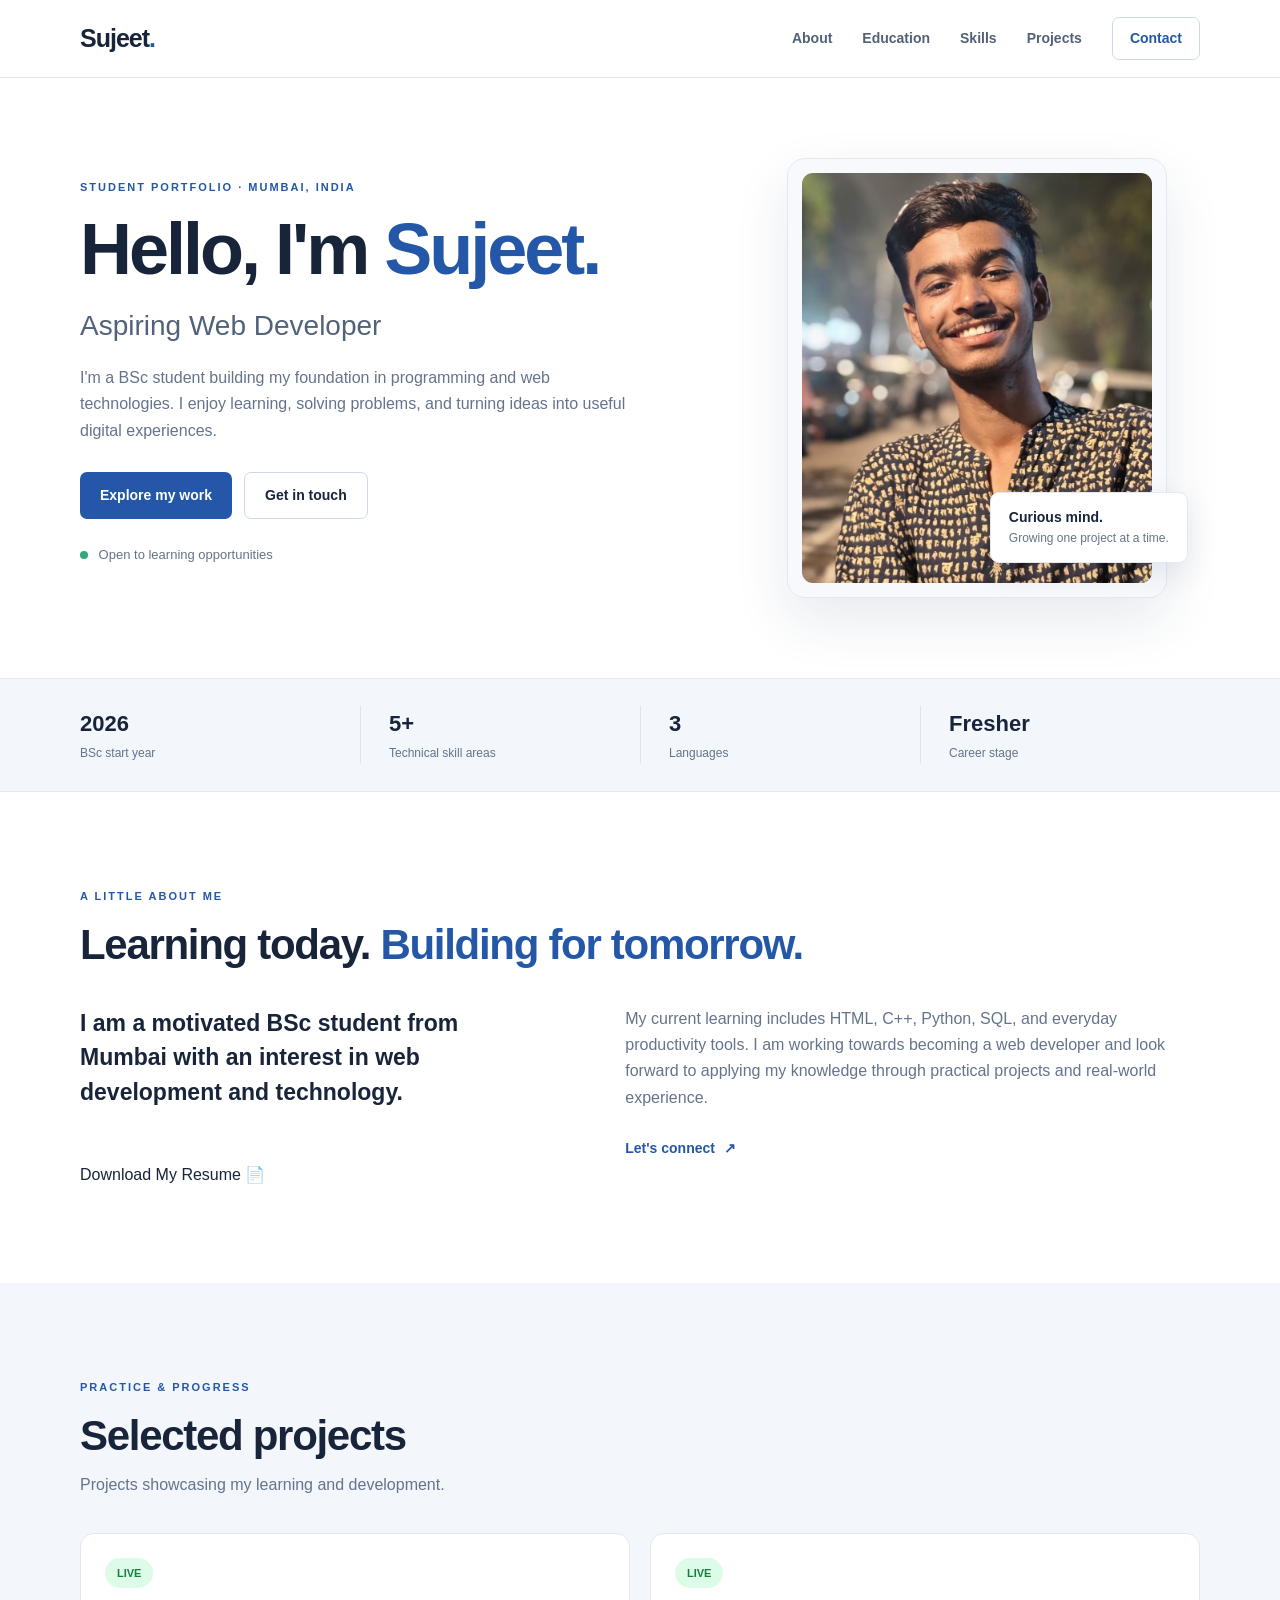
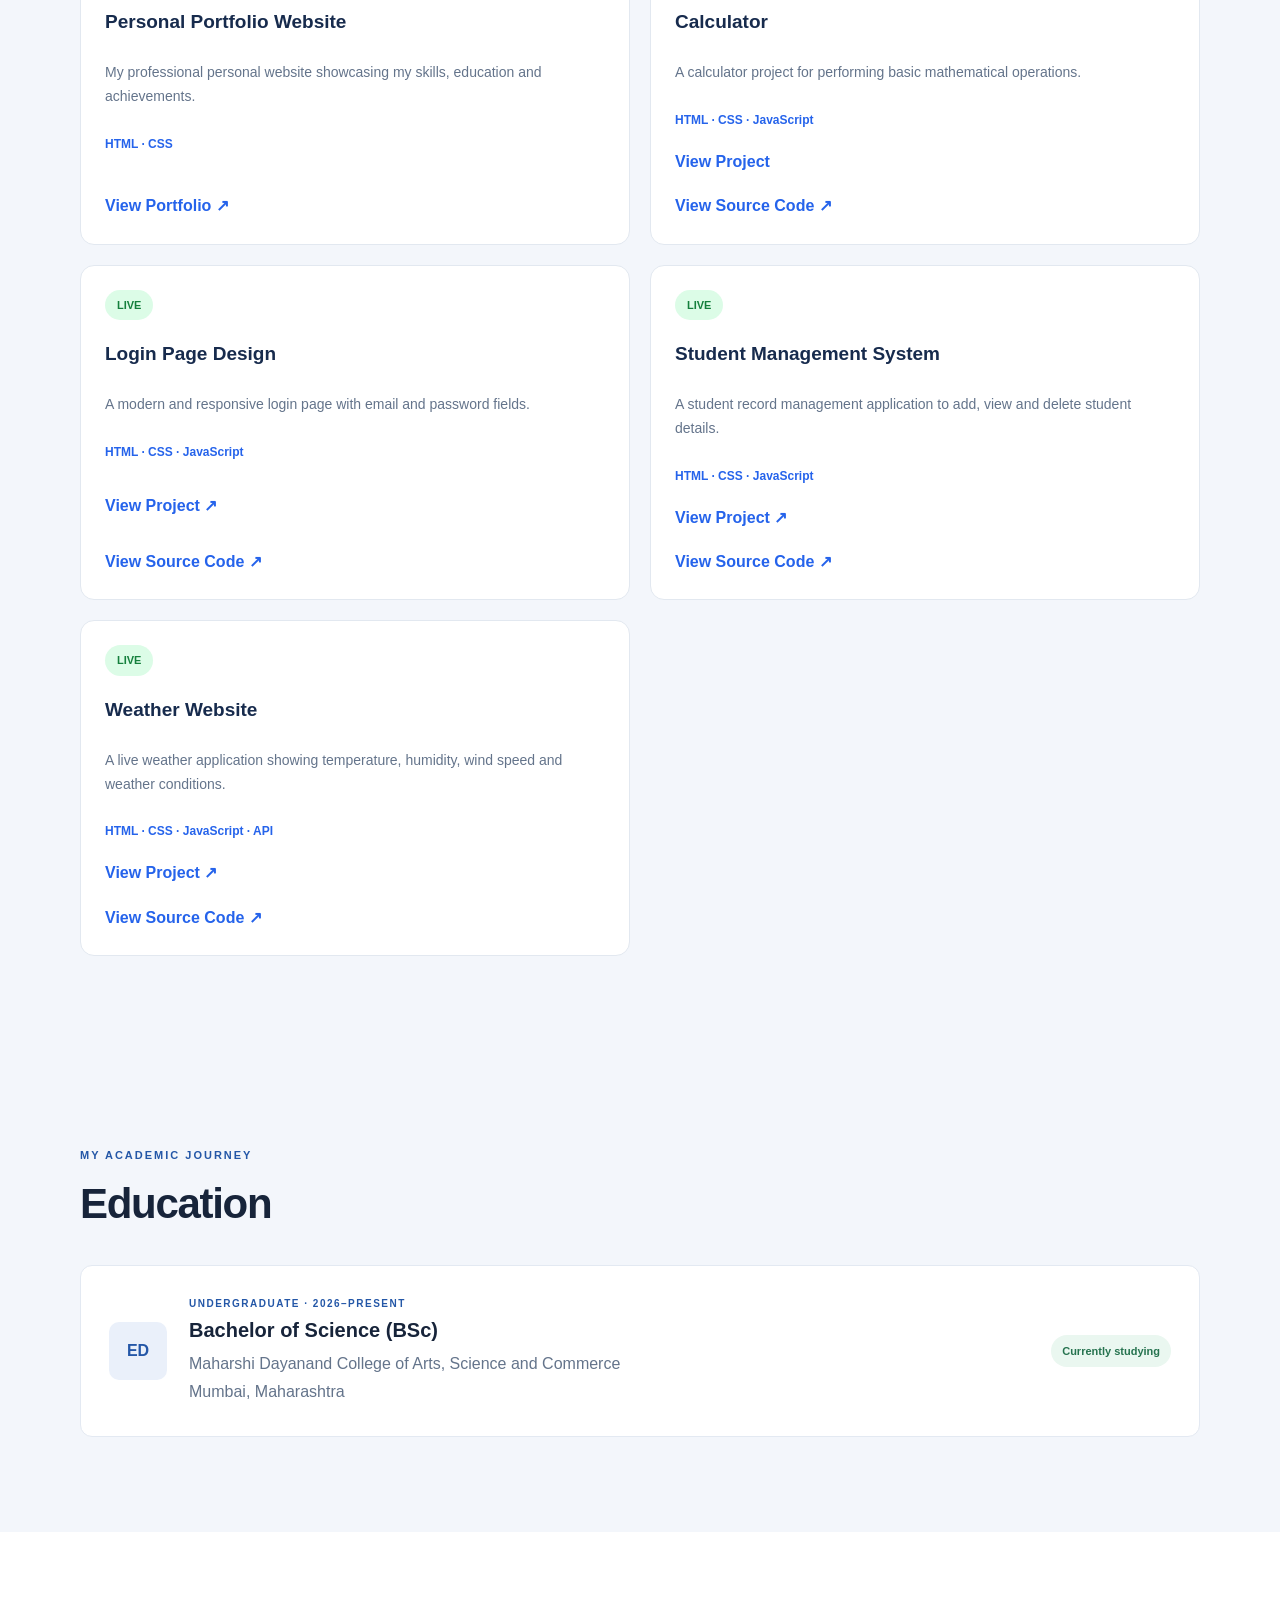
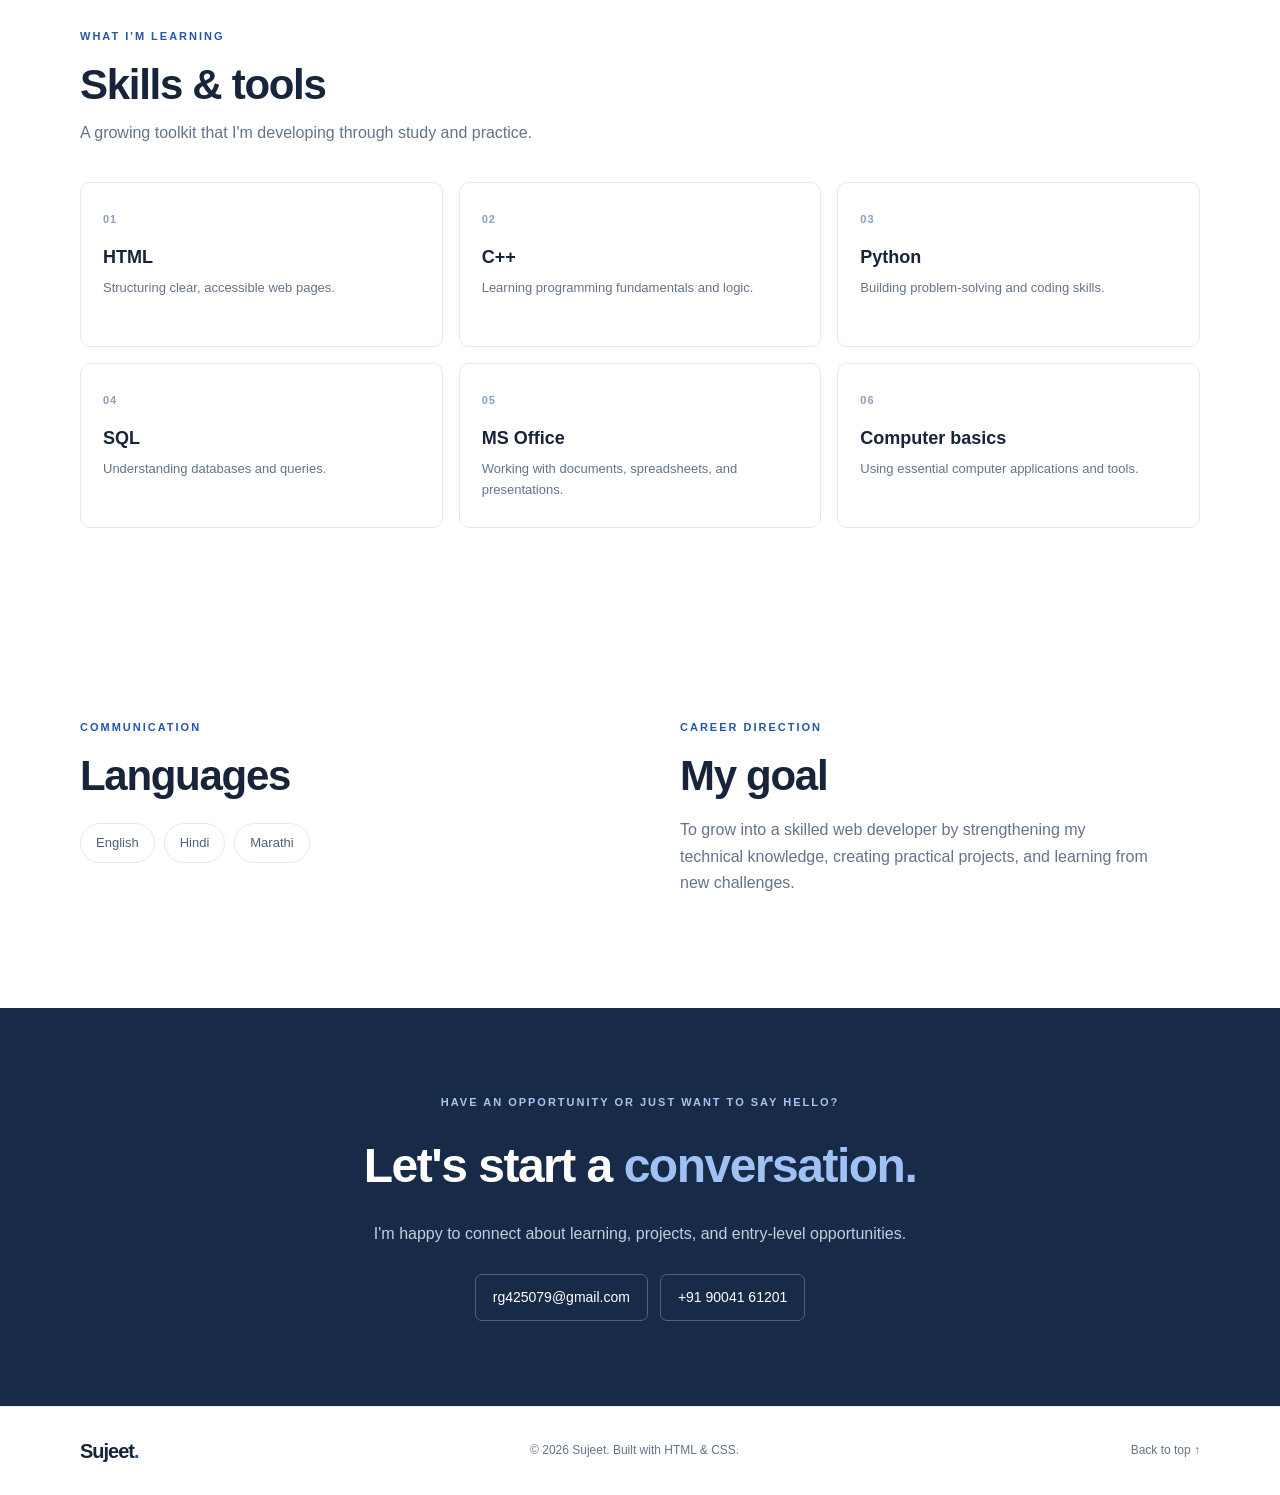
<file: index.html>
<!DOCTYPE html>
<html lang="en">
<head>
  <meta charset="UTF-8">
  <meta name="viewport" content="width=device-width, initial-scale=1.0">
  <meta name="description" content="Sujeet's student portfolio — aspiring web developer from Mumbai, India.">
  <title>Sujeet | Student Portfolio</title>
  <link rel="stylesheet" href="style.css">
</head>
<body>
  <header class="site-header">
    <nav class="nav container" aria-label="Main navigation">
      <a class="brand" href="#home">Sujeet<span>.</span></a>
      <div class="nav-links">
        <a href="#about">About</a>
        <a href="#education">Education</a>
        <a href="#skills">Skills</a>
        <a href="#projects">Projects</a>
        <a class="nav-contact" href="#contact">Contact</a>
      </div>
    </nav>
  </header>

  <main>
    <section class="hero container" id="home">
      <div class="hero-copy">
        <p class="eyebrow">STUDENT PORTFOLIO · MUMBAI, INDIA</p>
        <h1>Hello, I'm <span>Sujeet.</span></h1>
        <h2>Aspiring Web Developer</h2>
        <p class="intro">I'm a BSc student building my foundation in programming and web technologies. I enjoy learning, solving problems, and turning ideas into useful digital experiences.</p>
        <div class="hero-actions">
          <a class="button primary" href="#projects">Explore my work</a>
          <a class="button secondary" href="#contact">Get in touch</a>
        </div>
        <p class="availability"><span class="status-dot"></span> Open to learning opportunities</p>
      </div>
      <div class="portrait-wrap">
        <!-- Add your photo in this folder as profile.jpg to show it here. -->
        <img class="portrait" src="profile.jpg" alt="Portrait of Sujeet"
             onerror="this.style.display='none'; this.nextElementSibling.style.display='grid';">
        <div class="portrait-placeholder" aria-label="Photo placeholder"><span>S</span><small>YOUR PHOTO</small></div>
        <div class="portrait-caption"><strong>Curious mind.</strong><br>Growing one project at a time.</div>
      </div>
    </section>

    <section class="quick-facts">
      <div class="container facts-grid">
        <div><strong>2026</strong><span>BSc start year</span></div>
        <div><strong>5+</strong><span>Technical skill areas</span></div>
        <div><strong>3</strong><span>Languages</span></div>
        <div><strong>Fresher</strong><span>Career stage</span></div>
      </div>
    </section>

    <section class="section container" id="about">
      <div class="section-heading">
        <p class="eyebrow">A LITTLE ABOUT ME</p>
        <h2>Learning today. <span>Building for tomorrow.</span></h2>
      </div>
      <div class="about-grid">
        <p class="about-lead">I am a motivated BSc student from Mumbai with an interest in web development and technology.</p>
        <div class="about-detail">
          <p>My current learning includes HTML, C++, Python, SQL, and everyday productivity tools. I am working towards becoming a web developer and look forward to applying my knowledge through practical projects and real-world experience.</p>
          <a class="text-link" href="#contact">Let's connect <span>↗</span></a>
        </div>
      </div>
      <a href="Sujeet.Resume.pdf" download class="resume-btn">Download My Resume 📄</a>
    </section>
    <section class="section section-soft" id="projects">
  <div class="container">

    <div class="section-heading">
      <p class="eyebrow">PRACTICE & PROGRESS</p>
      <h2>Selected projects</h2>
      <p class="section-subtitle">
        Projects showcasing my learning and development.
      </p>
    </div>
<div class="projects-grid">

  <article class="project-card">
    <span class="project-status live">LIVE</span>
    <h3>Personal Portfolio Website</h3>
    <p>My professional personal website showcasing my skills, education and achievements.</p>
    <div class="project-tags">HTML · CSS</div>
    <a href="https://rg425079-netizen.github.io/Portfolio-/" target="_blank">View Portfolio ↗</a>
  </article>
<article class="project-card">
    <span class="project-status live">LIVE</span>
    <h3>Calculator</h3>
    <p>A calculator project for performing basic mathematical operations.</p>
    <div class="project-tags">HTML · CSS · JavaScript</div>
    <a href="calculator/" target="_blank">View Project</a>
  <a href="https://github.com/rg425079-netizen/Portfolio-/tree/main/calculator" target="_blank">View Source Code ↗</a>
</article>
   


<article class="project-card">
  <span class="project-status live">LIVE</span>
  <h3>Login Page Design</h3>
  <p>A modern and responsive login page with email and password fields.</p>
  <div class="project-tags">HTML · CSS · JavaScript</div>
  <a href="login/" target="_blank">View Project ↗</a>
  <a href="https://github.com/rg425079-netizen/Portfolio-/tree/main/login" target="_blank">View Source Code ↗</a>
</article>


  <article class="project-card">
  <span class="project-status live">LIVE</span>
  <h3>Student Management System</h3>
  <p>A student record management application to add, view and delete student details.</p>
  <div class="project-tags">HTML · CSS · JavaScript</div>
  <a href="student-management/" target="_blank">View Project ↗</a>
    <a href="https://github.com/rg425079-netizen/Portfolio-/tree/main/student-management" target="_blank">View Source Code ↗</a>
</article>

  <article class="project-card">
  <span class="project-status live">LIVE</span>
  <h3>Weather Website</h3>
  <p>A live weather application showing temperature, humidity, wind speed and weather conditions.</p>
  <div class="project-tags">HTML · CSS · JavaScript · API</div>
  <a href="weather/" target="_blank">View Project ↗</a>
    <a href="https://github.com/rg425079-netizen/Portfolio-/tree/main/weather" target="_blank">View Source Code ↗</a>
</article>

</div>
  </div>
    </section>
    <section class="section section-soft" id="education">
      <div class="container">
        <div class="section-heading">
          <p class="eyebrow">MY ACADEMIC JOURNEY</p>
          <h2>Education</h2>
        </div>
        <article class="education-card">
          <div class="education-icon">ED</div>
          <div>
            <p class="card-kicker">UNDERGRADUATE · 2026–PRESENT</p>
            <h3>Bachelor of Science (BSc)</h3>
            <p class="muted">Maharshi Dayanand College of Arts, Science and Commerce</p>
            <p class="muted">Mumbai, Maharashtra</p>
          </div>
          <span class="education-tag">Currently studying</span>
        </article>
      </div>
    </section>

    <section class="section container" id="skills">
      <div class="section-heading">
        <p class="eyebrow">WHAT I'M LEARNING</p>
        <h2>Skills &amp; tools</h2>
        <p class="section-subtitle">A growing toolkit that I'm developing through study and practice.</p>
      </div>
      <div class="skills-grid">
        <article class="skill-card"><span class="skill-number">01</span><h3>HTML</h3><p>Structuring clear, accessible web pages.</p></article>
        <article class="skill-card"><span class="skill-number">02</span><h3>C++</h3><p>Learning programming fundamentals and logic.</p></article>
        <article class="skill-card"><span class="skill-number">03</span><h3>Python</h3><p>Building problem-solving and coding skills.</p></article>
        <article class="skill-card"><span class="skill-number">04</span><h3>SQL</h3><p>Understanding databases and queries.</p></article>
        <article class="skill-card"><span class="skill-number">05</span><h3>MS Office</h3><p>Working with documents, spreadsheets, and presentations.</p></article>
        <article class="skill-card"><span class="skill-number">06</span><h3>Computer basics</h3><p>Using essential computer applications and tools.</p></article>
      </div>
    </section>

  

    <section class="section container" id="more">
      <div class="two-column">
        <div>
          <p class="eyebrow">COMMUNICATION</p>
          <h2>Languages</h2>
          <div class="language-list"><span>English</span><span>Hindi</span><span>Marathi</span></div>
        </div>
        <div>
          <p class="eyebrow">CAREER DIRECTION</p>
          <h2>My goal</h2>
          <p class="muted">To grow into a skilled web developer by strengthening my technical knowledge, creating practical projects, and learning from new challenges.</p>
        </div>
      </div>
    </section>

    <section class="contact-section" id="contact">
      <div class="container contact-content">
        <p class="eyebrow">HAVE AN OPPORTUNITY OR JUST WANT TO SAY HELLO?</p>
        <h2>Let's start a <span>conversation.</span></h2>
        <p>I'm happy to connect about learning, projects, and entry-level opportunities.</p>
        <div class="contact-links">
          <a href="mailto:rg425079@gmail.com">rg425079@gmail.com</a>
          <a href="tel:+919004161201">+91 90041 61201</a>
        </div>
      </div>
    </section>
  </main>

  <footer class="footer">
    <div class="container footer-inner"><a class="brand" href="#home">Sujeet<span>.</span></a><p>© 2026 Sujeet. Built with HTML &amp; CSS.</p><a href="#home">Back to top ↑</a></div>
  </footer>
</body>
</html>
</file>
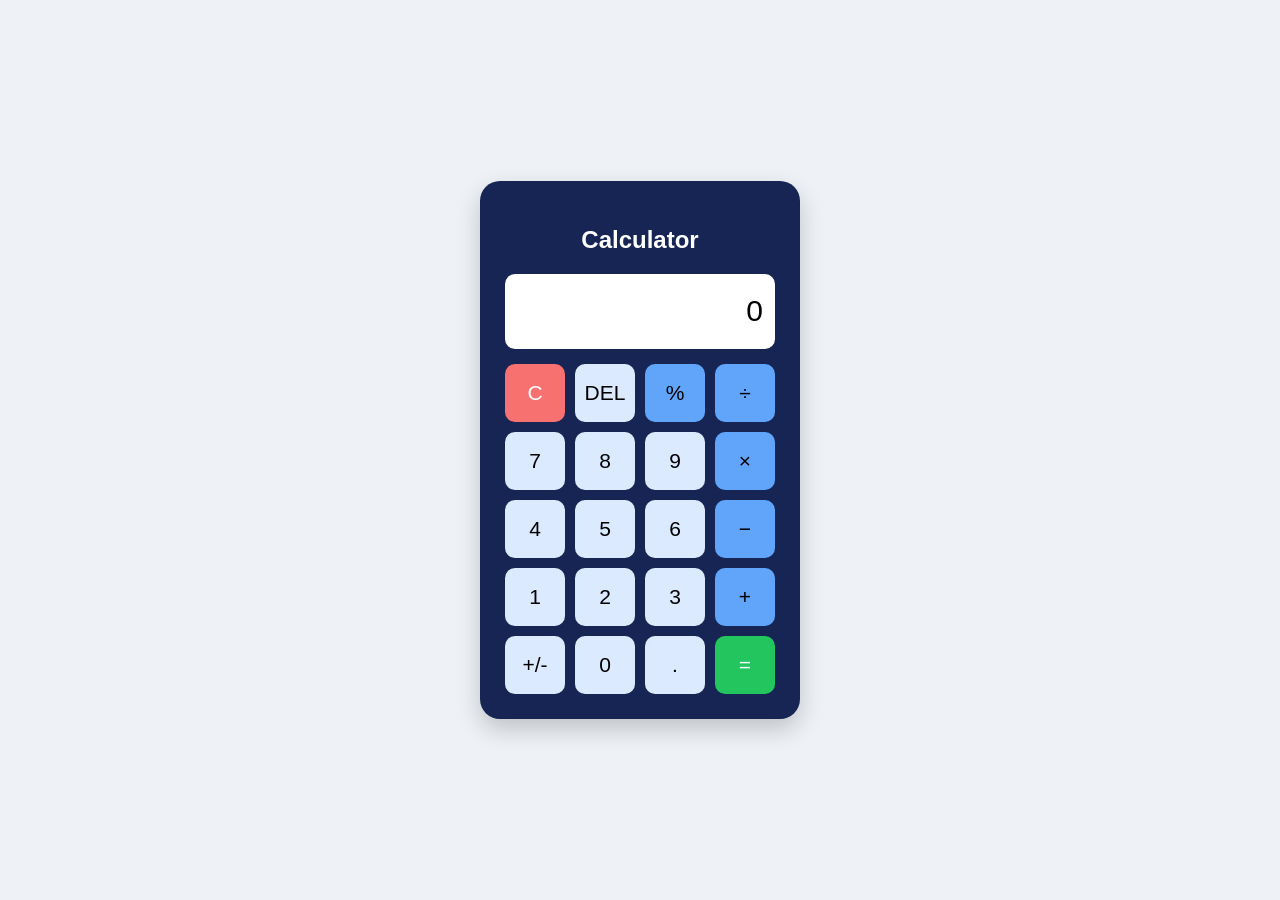
<file: Calculator/Index.html>
<!DOCTYPE html>
<html lang="en">
<head>
<meta charset="UTF-8">
<meta name="viewport" content="width=device-width, initial-scale=1.0">
<title>My Calculator</title>

<style>
* {
    box-sizing: border-box;
}

body {
    margin: 0;
    font-family: Arial, sans-serif;
    background: #eef2f7;
    display: flex;
    justify-content: center;
    align-items: center;
    min-height: 100vh;
}

.calculator {
    background: #172554;
    padding: 25px;
    border-radius: 20px;
    width: 320px;
    box-shadow: 0 10px 25px #0003;
}

h2 {
    color: white;
    text-align: center;
}

#display {
    width: 100%;
    height: 75px;
    margin-bottom: 15px;
    font-size: 30px;
    text-align: right;
    padding: 12px;
    border: none;
    border-radius: 10px;
    background: white;
}

.buttons {
    display: grid;
    grid-template-columns: repeat(4, 1fr);
    gap: 10px;
}

button {
    height: 58px;
    border: none;
    border-radius: 10px;
    font-size: 21px;
    cursor: pointer;
    background: #dbeafe;
}

button:active {
    opacity: 0.7;
}

.operator {
    background: #60a5fa;
}

.clear {
    background: #f87171;
    color: white;
}

.equal {
    background: #22c55e;
    color: white;
}

</style>
</head>

<body>

<div class="calculator">

<h2>Calculator</h2>

<input type="text" id="display"
value="0" readonly>

<div class="buttons">

<button class="clear" data-action="clear">C</button>
<button data-action="delete">DEL</button>
<button class="operator" data-action="operator" data-value="%">%</button>
<button class="operator" data-action="operator" data-value="/">÷</button>

<button data-number="7">7</button>
<button data-number="8">8</button>
<button data-number="9">9</button>
<button class="operator" data-action="operator" data-value="*">×</button>

<button data-number="4">4</button>
<button data-number="5">5</button>
<button data-number="6">6</button>
<button class="operator" data-action="operator" data-value="-">−</button>

<button data-number="1">1</button>
<button data-number="2">2</button>
<button data-number="3">3</button>
<button class="operator" data-action="operator" data-value="+">+</button>

<button data-action="sign">+/-</button>
<button data-number="0">0</button>
<button data-action="decimal">.</button>
<button class="equal" data-action="equal">=</button>

</div>
</div>

<script>
const display = document.getElementById("display");

let current = "0";
let previous = null;
let operator = null;
let reset = false;

function update() {
    display.value = current;
}

function calculate() {
    const a = Number(previous);
    const b = Number(current);
    let result;

    if (operator === "+") result = a + b;
    if (operator === "-") result = a - b;
    if (operator === "*") result = a * b;
    if (operator === "/") {
        if (b === 0) {
            current = "Error";
            previous = null;
            operator = null;
            reset = true;
            update();
            return;
        }
        result = a / b;
    }
    if (operator === "%") result = a % b;

    current = String(Number(result.toFixed(8)));
    previous = null;
    operator = null;
    reset = true;
    update();
}

document.querySelector(".buttons").addEventListener("click", function(e) {
    const btn = e.target;
    if (btn.tagName !== "BUTTON") return;

    const action = btn.dataset.action;

    if (btn.dataset.number !== undefined) {
        if (reset || current === "Error") {
            current = btn.dataset.number;
            reset = false;
        } else {
            current = current === "0"
                ? btn.dataset.number
                : current + btn.dataset.number;
        }
    }

    else if (action === "clear") {
        current = "0";
        previous = null;
        operator = null;
        reset = false;
    }

    else if (action === "delete") {
        current = current.length > 1
            ? current.slice(0, -1) : "0";
    }

    else if (action === "decimal") {
        if (reset || current === "Error") {
            current = "0.";
            reset = false;
        } else if (!current.includes(".")) {
            current += ".";
        }
    }

    else if (action === "sign") {
        if (current !== "0" && current !== "Error") {
            current = String(-Number(current));
        }
    }

    else if (action === "operator") {
        if (current === "Error") return;

        if (operator && !reset) {
            calculate();
        }

        previous = current;
        operator = btn.dataset.value;
        reset = true;
    }

    else if (action === "equal") {
        if (operator && previous !== null) {
            calculate();
        }
    }

    update();
});

</script>

</body>
</html>
</file>
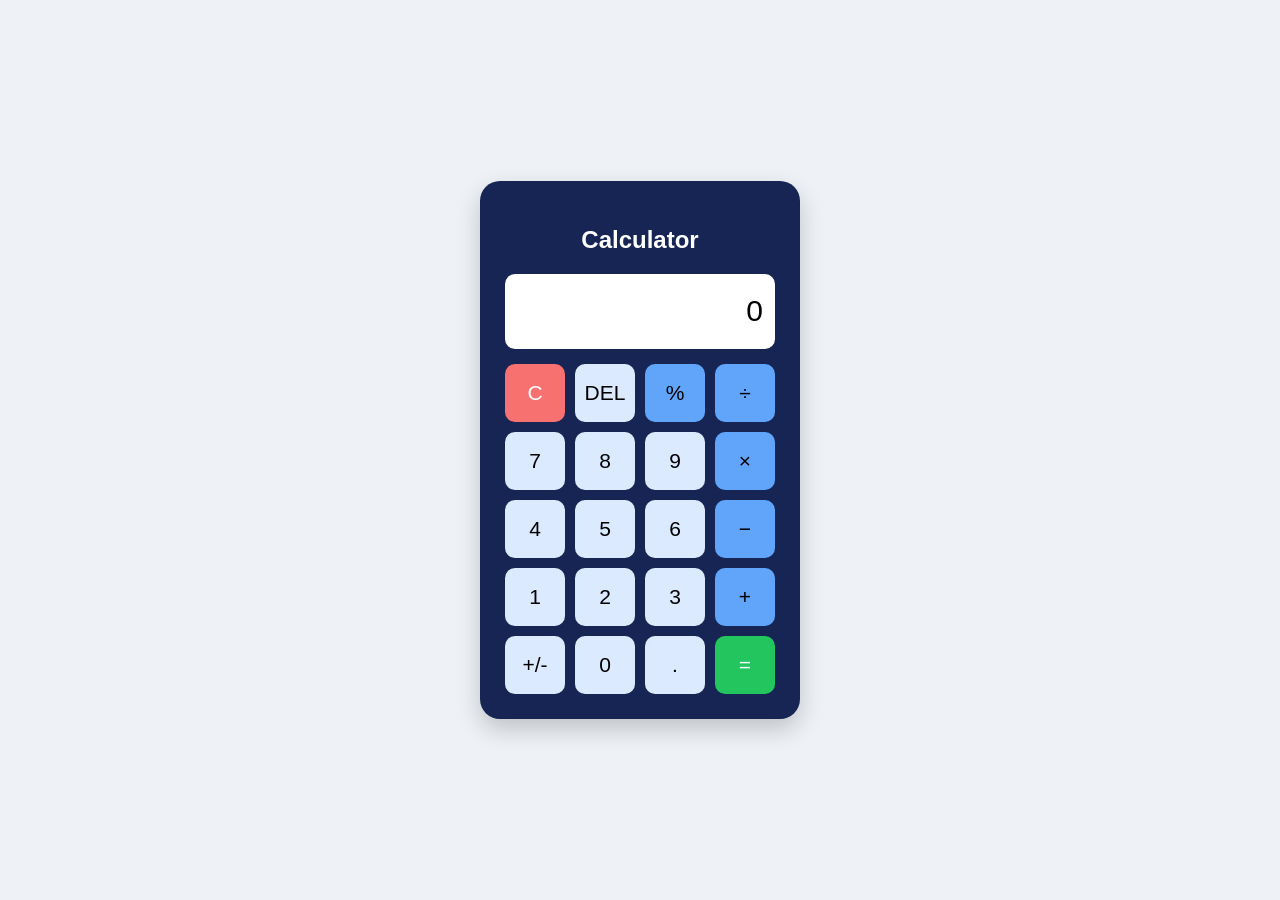
<file: calculator/index.html>
<!DOCTYPE html>
<html lang="en">
<head>
<meta charset="UTF-8">
<meta name="viewport" content="width=device-width, initial-scale=1.0">
<title>My Calculator</title>

<style>
* {
    box-sizing: border-box;
}

body {
    margin: 0;
    font-family: Arial, sans-serif;
    background: #eef2f7;
    display: flex;
    justify-content: center;
    align-items: center;
    min-height: 100vh;
}

.calculator {
    background: #172554;
    padding: 25px;
    border-radius: 20px;
    width: 320px;
    box-shadow: 0 10px 25px #0003;
}

h2 {
    color: white;
    text-align: center;
}

#display {
    width: 100%;
    height: 75px;
    margin-bottom: 15px;
    font-size: 30px;
    text-align: right;
    padding: 12px;
    border: none;
    border-radius: 10px;
    background: white;
}

.buttons {
    display: grid;
    grid-template-columns: repeat(4, 1fr);
    gap: 10px;
}

button {
    height: 58px;
    border: none;
    border-radius: 10px;
    font-size: 21px;
    cursor: pointer;
    background: #dbeafe;
}

button:active {
    opacity: 0.7;
}

.operator {
    background: #60a5fa;
}

.clear {
    background: #f87171;
    color: white;
}

.equal {
    background: #22c55e;
    color: white;
}

</style>
</head>

<body>

<div class="calculator">

<h2>Calculator</h2>

<input type="text" id="display"
value="0" readonly>

<div class="buttons">

<button class="clear" data-action="clear">C</button>
<button data-action="delete">DEL</button>
<button class="operator" data-action="operator" data-value="%">%</button>
<button class="operator" data-action="operator" data-value="/">÷</button>

<button data-number="7">7</button>
<button data-number="8">8</button>
<button data-number="9">9</button>
<button class="operator" data-action="operator" data-value="*">×</button>

<button data-number="4">4</button>
<button data-number="5">5</button>
<button data-number="6">6</button>
<button class="operator" data-action="operator" data-value="-">−</button>

<button data-number="1">1</button>
<button data-number="2">2</button>
<button data-number="3">3</button>
<button class="operator" data-action="operator" data-value="+">+</button>

<button data-action="sign">+/-</button>
<button data-number="0">0</button>
<button data-action="decimal">.</button>
<button class="equal" data-action="equal">=</button>

</div>
</div>

<script>
const display = document.getElementById("display");

let current = "0";
let previous = null;
let operator = null;
let reset = false;

function update() {
    display.value = current;
}

function calculate() {
    const a = Number(previous);
    const b = Number(current);
    let result;

    if (operator === "+") result = a + b;
    if (operator === "-") result = a - b;
    if (operator === "*") result = a * b;
    if (operator === "/") {
        if (b === 0) {
            current = "Error";
            previous = null;
            operator = null;
            reset = true;
            update();
            return;
        }
        result = a / b;
    }
    if (operator === "%") result = a % b;

    current = String(Number(result.toFixed(8)));
    previous = null;
    operator = null;
    reset = true;
    update();
}

document.querySelector(".buttons").addEventListener("click", function(e) {
    const btn = e.target;
    if (btn.tagName !== "BUTTON") return;

    const action = btn.dataset.action;

    if (btn.dataset.number !== undefined) {
        if (reset || current === "Error") {
            current = btn.dataset.number;
            reset = false;
        } else {
            current = current === "0"
                ? btn.dataset.number
                : current + btn.dataset.number;
        }
    }

    else if (action === "clear") {
        current = "0";
        previous = null;
        operator = null;
        reset = false;
    }

    else if (action === "delete") {
        current = current.length > 1
            ? current.slice(0, -1) : "0";
    }

    else if (action === "decimal") {
        if (reset || current === "Error") {
            current = "0.";
            reset = false;
        } else if (!current.includes(".")) {
            current += ".";
        }
    }

    else if (action === "sign") {
        if (current !== "0" && current !== "Error") {
            current = String(-Number(current));
        }
    }

    else if (action === "operator") {
        if (current === "Error") return;

        if (operator && !reset) {
            calculate();
        }

        previous = current;
        operator = btn.dataset.value;
        reset = true;
    }

    else if (action === "equal") {
        if (operator && previous !== null) {
            calculate();
        }
    }

    update();
});

</script>

</body>
</html>
</file>
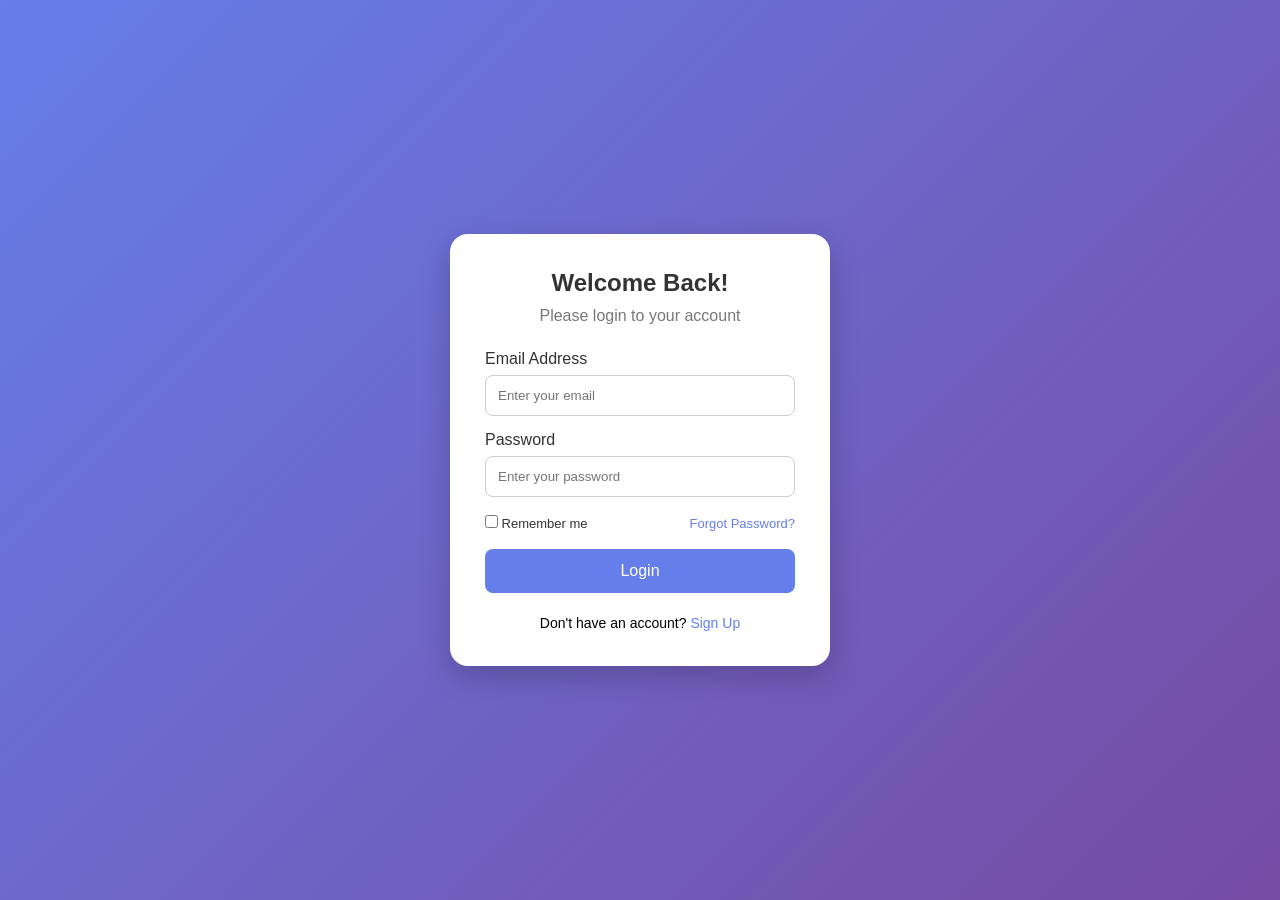
<file: login/index.html>
<!DOCTYPE html>
<html lang="en">
<head>
  <meta charset="UTF-8">
  <meta name="viewport" content="width=device-width, initial-scale=1.0">
  <title>Login Page</title>
  <style>
    * {
      margin: 0;
      padding: 0;
      box-sizing: border-box;
      font-family: Arial, sans-serif;
    }

    body {
      min-height: 100vh;
      display: flex;
      justify-content: center;
      align-items: center;
      background: linear-gradient(135deg, #667eea, #764ba2);
      padding: 20px;
    }

    .login-box {
      width: 100%;
      max-width: 380px;
      background: white;
      padding: 35px;
      border-radius: 18px;
      box-shadow: 0 10px 30px rgba(0,0,0,0.2);
    }

    h2 {
      text-align: center;
      margin-bottom: 10px;
      color: #333;
    }

    .subtitle {
      text-align: center;
      color: #777;
      margin-bottom: 25px;
    }

    label {
      display: block;
      margin: 15px 0 7px;
      color: #333;
    }

    input[type="email"],
    input[type="password"],
    input[type="text"] {
      width: 100%;
      padding: 12px;
      border: 1px solid #ccc;
      border-radius: 8px;
      outline: none;
    }

    input:focus {
      border-color: #667eea;
    }

    .options {
      display: flex;
      justify-content: space-between;
      align-items: center;
      margin: 18px 0;
      font-size: 13px;
    }

    .options label {
      display: inline;
      margin: 0;
    }

    a {
      color: #667eea;
      text-decoration: none;
    }

    button {
      width: 100%;
      padding: 13px;
      background: #667eea;
      color: white;
      border: none;
      border-radius: 8px;
      font-size: 16px;
      cursor: pointer;
    }

    button:hover {
      background: #5366c9;
    }

    .signup {
      text-align: center;
      margin-top: 22px;
      font-size: 14px;
    }
  </style>
</head>
<body>

  <div class="login-box">
    <h2>Welcome Back!</h2>
    <p class="subtitle">Please login to your account</p>

    <form onsubmit="loginDemo(event)">
      <label>Email Address</label>
      <input type="email" placeholder="Enter your email" required>

      <label>Password</label>
      <input type="password" id="password"
             placeholder="Enter your password" required>

      <div class="options">
        <label>
          <input type="checkbox"> Remember me
        </label>
        <a href="#" onclick="alert('Demo page: password reset is not connected.'); return false;">Forgot Password?</a>
      </div>

      <button type="submit">Login</button>
    </form>

    <p class="signup">
      Don't have an account? <a href="#" onclick="alert('Sign up is not connected yet.'); return false;">Sign Up</a>
    </p>
  </div>

  <script>
    function loginDemo(event) {
      event.preventDefault();
      alert("Login page demo successful! No account was created.");
    }
  </script>

</body>
</html>
</file>
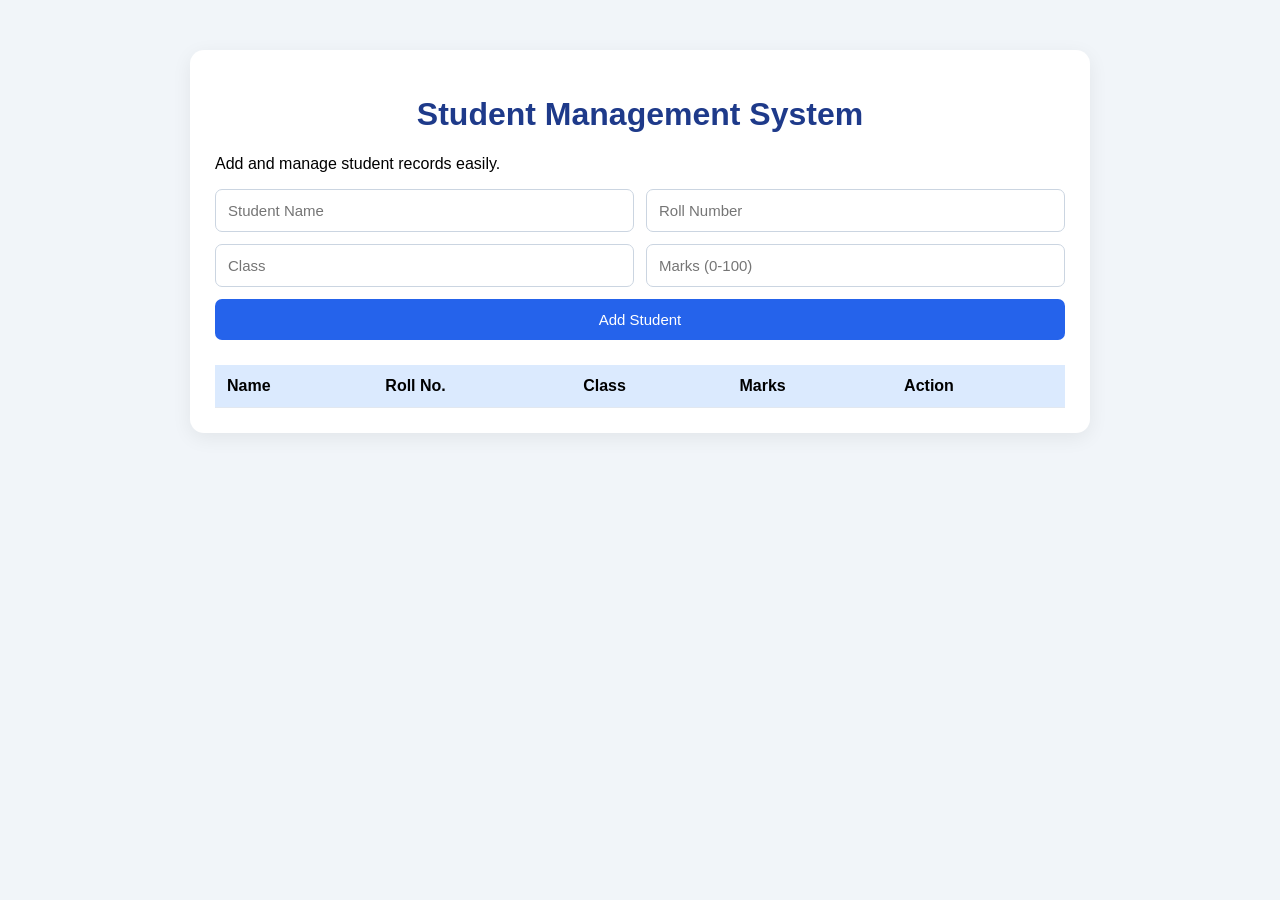
<file: student-management/index.html>
<!DOCTYPE html>
<html lang="en">
<head>
<meta charset="UTF-8">
<meta name="viewport" content="width=device-width, initial-scale=1.0">
<title>Student Management System</title>
<style>
* {
  box-sizing: border-box;
}
body {
  font-family: Arial, sans-serif;
  background: #f1f5f9;
  margin: 0;
  padding: 20px;
}
.container {
  max-width: 900px;
  margin: 30px auto;
  background: white;
  padding: 25px;
  border-radius: 14px;
  box-shadow: 0 5px 20px #0001;
}
h1 {
  text-align: center;
  color: #1e3a8a;
}
form {
  display: grid;
  gap: 12px;
  grid-template-columns: repeat(2, 1fr);
}
input {
  width: 100%;
  padding: 12px;
  border: 1px solid #cbd5e1;
  border-radius: 7px;
  font-size: 15px;
}
button {
  padding: 12px;
  border: none;
  border-radius: 7px;
  background: #2563eb;
  color: white;
  font-size: 15px;
  cursor: pointer;
}
form button {
  grid-column: 1 / -1;
}
button:hover {
  background: #1d4ed8;
}
.table-wrap {
  overflow-x: auto;
  margin-top: 25px;
}
table {
  width: 100%;
  border-collapse: collapse;
  min-width: 550px;
}
th, td {
  padding: 12px;
  border-bottom: 1px solid #e2e8f0;
  text-align: left;
}
th {
  background: #dbeafe;
}
.delete {
  background: #dc2626;
  padding: 8px 12px;
}
.delete:hover {
  background: #b91c1c;
}
#message {
  text-align: center;
  color: #15803d;
}
@media(max-width: 550px) {
  form {
    grid-template-columns: 1fr;
  }
  form button {
    grid-column: auto;
  }
  .container {
    padding: 15px;
  }
}
</style>
</head>
<body>

<div class="container">
  <h1>Student Management System</h1>
  <p>Add and manage student records easily.</p>

  <form id="studentForm">
    <input id="name" placeholder="Student Name" required>
    <input id="roll" placeholder="Roll Number" required>
    <input id="className" placeholder="Class" required>
    <input id="marks" type="number" min="0" max="100"
      placeholder="Marks (0-100)" required>
    <button type="submit">Add Student</button>
  </form>

  <p id="message"></p>

  <div class="table-wrap">
    <table>
      <thead>
        <tr>
          <th>Name</th>
          <th>Roll No.</th>
          <th>Class</th>
          <th>Marks</th>
          <th>Action</th>
        </tr>
      </thead>
      <tbody id="studentList"></tbody>
    </table>
  </div>
</div>

<script>
let students = JSON.parse(
  localStorage.getItem("students") || "[]"
);

const form = document.getElementById("studentForm");
const list = document.getElementById("studentList");
const message = document.getElementById("message");

function displayStudents() {
  list.innerHTML = "";

  students.forEach((student, index) => {
    const row = document.createElement("tr");

    [student.name, student.roll, student.className,
     student.marks].forEach(value => {
      const cell = document.createElement("td");
      cell.textContent = value;
      row.appendChild(cell);
    });

    const actionCell = document.createElement("td");
    const deleteButton = document.createElement("button");
    deleteButton.textContent = "Delete";
    deleteButton.className = "delete";
    deleteButton.addEventListener("click", () => {
      students.splice(index, 1);
      saveStudents();
      displayStudents();
    });

    actionCell.appendChild(deleteButton);
    row.appendChild(actionCell);
    list.appendChild(row);
  });
}

function saveStudents() {
  localStorage.setItem("students", JSON.stringify(students));
}

form.addEventListener("submit", function(event) {
  event.preventDefault();

  const student = {
    name: document.getElementById("name").value.trim(),
    roll: document.getElementById("roll").value.trim(),
    className: document.getElementById("className").value.trim(),
    marks: document.getElementById("marks").value
  };

  if (students.some(s => s.roll.toLowerCase() === student.roll.toLowerCase())) {
    message.textContent = "This roll number already exists!";
    return;
  }

  students.push(student);
  saveStudents();
  displayStudents();
  form.reset();
  message.textContent = "Student added successfully!";
});

displayStudents();
</script>

</body>
</html>
</file>
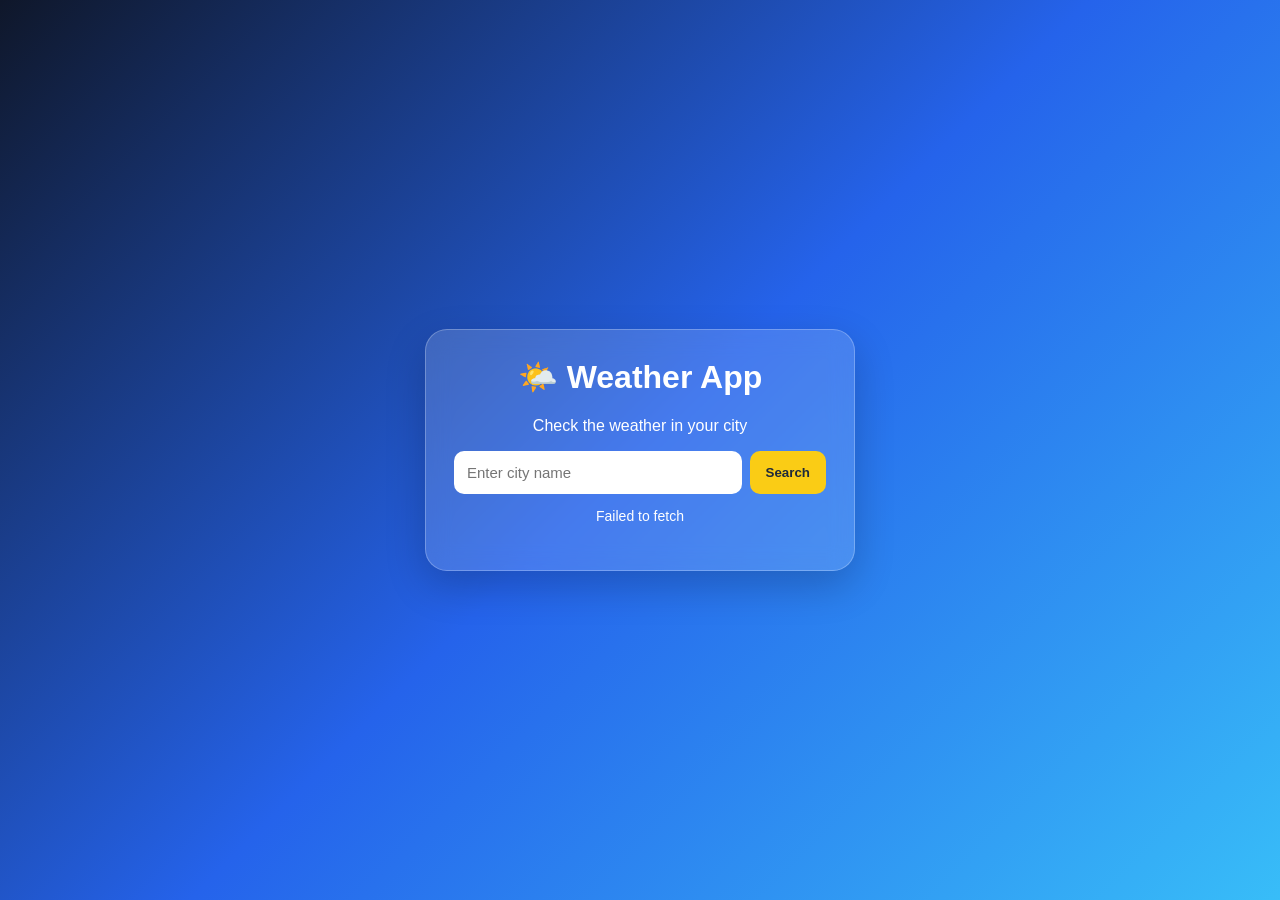
<file: weather/index.html>
<!DOCTYPE html>
<html lang="en">
<head>
<meta charset="UTF-8">
<meta name="viewport" content="width=device-width, initial-scale=1.0">
<title>Weather Website</title>

<style>
* {
  box-sizing: border-box;
}

body {
  margin: 0;
  min-height: 100vh;
  font-family: Arial, sans-serif;
  background: linear-gradient(135deg, #0f172a, #2563eb, #38bdf8);
  display: flex;
  justify-content: center;
  align-items: center;
  padding: 20px;
  color: white;
}

.weather-card {
  width: 100%;
  max-width: 430px;
  background: rgba(255,255,255,0.15);
  border: 1px solid rgba(255,255,255,0.25);
  border-radius: 22px;
  padding: 28px;
  text-align: center;
  box-shadow: 0 15px 40px #0003;
  backdrop-filter: blur(12px);
}

h1 {
  margin-top: 0;
}

.search {
  display: flex;
  gap: 8px;
}

input {
  min-width: 0;
  flex: 1;
  padding: 13px;
  border: none;
  border-radius: 10px;
  outline: none;
  font-size: 15px;
}

button {
  padding: 13px 16px;
  border: none;
  border-radius: 10px;
  background: #facc15;
  color: #1e293b;
  font-weight: bold;
  cursor: pointer;
}

button:hover {
  background: #fde047;
}

.weather-icon {
  font-size: 75px;
  margin: 18px 0 5px;
}

.temperature {
  font-size: 55px;
  font-weight: bold;
  margin: 5px;
}

.details {
  display: grid;
  grid-template-columns: 1fr 1fr;
  gap: 12px;
  margin-top: 25px;
}

.detail {
  background: rgba(255,255,255,0.15);
  padding: 15px;
  border-radius: 12px;
}

.detail p {
  margin: 7px 0 0;
  font-size: 19px;
  font-weight: bold;
}

#message {
  min-height: 20px;
  font-size: 14px;
}

@media(max-width: 360px) {
  .weather-card {
    padding: 18px;
  }

  button {
    padding: 12px 10px;
  }
}
</style>
</head>

<body>

<div class="weather-card">
  <h1>🌤️ Weather App</h1>
  <p>Check the weather in your city</p>

  <form class="search" id="searchForm">
    <input id="cityInput" placeholder="Enter city name" required>
    <button type="submit">Search</button>
  </form>

  <p id="message" role="status"></p>

  <div id="weatherResult" hidden>
    <h2 id="cityName"></h2>
    <div class="weather-icon" id="weatherIcon">🌤️</div>
    <div class="temperature" id="temperature"></div>
    <h3 id="condition"></h3>

    <div class="details">
      <div class="detail">
        💧 Humidity
        <p id="humidity"></p>
      </div>

      <div class="detail">
        💨 Wind Speed
        <p id="wind"></p>
      </div>
    </div>
  </div>
</div>

<script>
const form = document.getElementById("searchForm");
const input = document.getElementById("cityInput");
const message = document.getElementById("message");
const result = document.getElementById("weatherResult");

function weatherInfo(code) {
  if (code === 0) return ["☀️", "Clear Sky"];
  if (code <= 3) return ["🌤️", "Partly Cloudy"];
  if (code <= 48) return ["🌫️", "Foggy"];
  if (code <= 57) return ["🌦️", "Drizzle"];
  if (code <= 67) return ["🌧️", "Rain"];
  if (code <= 77) return ["❄️", "Snow"];
  if (code <= 82) return ["🌧️", "Rain Showers"];
  if (code <= 86) return ["🌨️", "Snow Showers"];
  if (code <= 99) return ["⛈️", "Thunderstorm"];
  return ["🌡️", "Unknown"];
}

async function getWeather(city) {
  message.textContent = "Loading weather...";
  result.hidden = true;

  try {
    const geoResponse = await fetch(
      "https://geocoding-api.open-meteo.com/v1/search?name=" +
      encodeURIComponent(city) + "&count=1&language=en&format=json"
    );

    if (!geoResponse.ok) throw new Error("Unable to search city.");

    const geoData = await geoResponse.json();

    if (!geoData.results || geoData.results.length === 0) {
      throw new Error("City not found. Try another name.");
    }

    const place = geoData.results[0];

    const weatherResponse = await fetch(
      "https://api.open-meteo.com/v1/forecast?latitude=" +
      place.latitude + "&longitude=" + place.longitude +
      "&current=temperature_2m,relative_humidity_2m,apparent_temperature,weather_code,wind_speed_10m&timezone=auto"
    );

    if (!weatherResponse.ok) throw new Error("Weather service unavailable.");

    const data = await weatherResponse.json();
    const current = data.current;
    const info = weatherInfo(current.weather_code);

    document.getElementById("cityName").textContent =
      place.name + (place.country ? ", " + place.country : "");

    document.getElementById("weatherIcon").textContent = info[0];
    document.getElementById("temperature").textContent =
      Math.round(current.temperature_2m) + "°C";

    document.getElementById("condition").textContent = info[1];

    document.getElementById("humidity").textContent =
      current.relative_humidity_2m + "%";

    document.getElementById("wind").textContent =
      current.wind_speed_10m + " km/h";

    message.textContent =
      "Feels like " + Math.round(current.apparent_temperature) + "°C";

    result.hidden = false;

  } catch (error) {
    message.textContent = error.message ||
      "Something went wrong. Please try again.";
  }
}

form.addEventListener("submit", function(event) {
  event.preventDefault();

  const city = input.value.trim();

  if (city) getWeather(city);
});

getWeather("Mumbai");
</script>

</body>
</html>
</file>
<file: style.css>
/* Sujeet's student portfolio — edit the colors and spacing here. */
:root {
  --ink: #17243a;
  --muted: #64748b;
  --blue: #2457a7;
  --blue-dark: #173d79;
  --pale: #f3f6fb;
  --line: #e3e9f2;
  --white: #ffffff;
}
* { box-sizing: border-box; }
html { scroll-behavior: smooth; }
body { margin: 0; color: var(--ink); background: var(--white); font-family: Arial, Helvetica, sans-serif; line-height: 1.65; }
a { color: inherit; text-decoration: none; }
.container { width: min(1120px, calc(100% - 48px)); margin: 0 auto; }
.site-header { height: 78px; border-bottom: 1px solid var(--line); background: rgba(255,255,255,.96); }
.nav { height: 100%; display: flex; align-items: center; justify-content: space-between; }
.brand { font-size: 25px; font-weight: 800; letter-spacing: -1px; }
.brand span, .hero h1 span, .section-heading h2 span, .contact-content h2 span { color: var(--blue); }
.nav-links { display: flex; align-items: center; gap: 30px; color: #536176; font-size: 14px; font-weight: 600; }
.nav-links a:hover, .footer a:hover { color: var(--blue); }
.nav-links .nav-contact { color: var(--blue); border: 1px solid #cbd8eb; padding: 9px 17px; border-radius: 7px; }
.hero { min-height: 600px; display: grid; grid-template-columns: 1.15fr .85fr; align-items: center; gap: 70px; padding-top: 65px; padding-bottom: 65px; }
.eyebrow { margin: 0 0 15px; color: var(--blue); font-size: 11px; font-weight: 800; letter-spacing: 2px; }
.hero h1 { margin: 0; font-size: clamp(45px, 6vw, 72px); line-height: 1.08; letter-spacing: -3px; }
.hero h2 { margin: 14px 0 16px; color: #52627a; font-size: clamp(21px, 2.4vw, 28px); font-weight: 500; }
.intro { max-width: 560px; color: var(--muted); font-size: 16px; }
.hero-actions { display: flex; flex-wrap: wrap; gap: 12px; margin-top: 28px; }
.button { display: inline-flex; justify-content: center; align-items: center; min-height: 47px; padding: 0 20px; border-radius: 7px; font-size: 14px; font-weight: 700; transition: transform .2s, background .2s; }
.button:hover { transform: translateY(-2px); }
.primary { color: white; background: var(--blue); }
.primary:hover { background: var(--blue-dark); }
.secondary { color: var(--ink); border: 1px solid #cfd8e5; }
.availability { margin-top: 25px; color: var(--muted); font-size: 13px; }
.status-dot { display: inline-block; width: 8px; height: 8px; margin-right: 7px; border-radius: 50%; background: #35a879; }
.portrait-wrap { position: relative; width: min(100%, 380px); justify-self: center; padding: 14px; border: 1px solid var(--line); border-radius: 18px; background: #f7f9fc; box-shadow: 0 22px 55px rgba(28,53,91,.10); }
.portrait { display: block; width: 100%; height: 410px; object-fit: cover; border-radius: 11px; }
.portrait-placeholder { display: none; width: 100%; height: 410px; place-content: center; justify-items: center; gap: 8px; border-radius: 11px; color: #fff; background: linear-gradient(145deg, #315f9f, #172d50); }
.portrait-placeholder span { font-size: 100px; font-weight: 800; line-height: 1; }
.portrait-placeholder small { font-size: 10px; letter-spacing: 3px; opacity: .8; }
.portrait-caption { position: absolute; right: -22px; bottom: 34px; padding: 13px 18px; border: 1px solid var(--line); border-radius: 9px; background: white; box-shadow: 0 10px 30px rgba(28,53,91,.10); color: var(--muted); font-size: 12px; }
.portrait-caption strong { color: var(--ink); font-size: 14px; }
.quick-facts { background: var(--pale); border-top: 1px solid var(--line); border-bottom: 1px solid var(--line); }
.facts-grid { display: grid; grid-template-columns: repeat(4, 1fr); padding-top: 27px; padding-bottom: 27px; }
.facts-grid div { display: grid; gap: 2px; padding-left: 28px; border-left: 1px solid #dce4ef; }
.facts-grid div:first-child { padding-left: 0; border-left: 0; }
.facts-grid strong { font-size: 22px; }
.facts-grid span { color: var(--muted); font-size: 12px; }
.section { padding-top: 95px; padding-bottom: 95px; }
.section-heading { margin-bottom: 35px; }
.section-heading h2, .two-column h2 { margin: 0; font-size: clamp(30px, 4vw, 42px); line-height: 1.2; letter-spacing: -1.3px; }
.section-subtitle { margin: 10px 0 0; color: var(--muted); }
.about-grid { display: grid; grid-template-columns: .9fr 1.1fr; gap: 75px; }
.about-lead { margin: 0; font-size: 23px; line-height: 1.5; font-weight: 600; }
.about-detail p, .muted { color: var(--muted); }
.about-detail p { margin-top: 0; }
.text-link { display: inline-block; margin-top: 10px; color: var(--blue); font-size: 14px; font-weight: 700; }
.text-link span { margin-left: 5px; }
.section-soft { background: var(--pale); }
.education-card { display: flex; align-items: center; gap: 22px; padding: 28px; border: 1px solid var(--line); border-radius: 12px; background: white; }
.education-icon { display: grid; flex: 0 0 58px; height: 58px; place-items: center; border-radius: 10px; color: var(--blue); background: #eaf0fa; font-size: 16px; font-weight: 800; }
.card-kicker { margin: 0 0 4px; color: var(--blue); font-size: 10px; font-weight: 800; letter-spacing: 1.5px; }
.education-card h3 { margin: 0 0 4px; font-size: 20px; }
.education-card p { margin: 2px 0; }
.education-tag { margin-left: auto; padding: 7px 11px; border-radius: 20px; color: #26734f; background: #eaf7f0; font-size: 11px; font-weight: 700; white-space: nowrap; }
.skills-grid { display: grid; grid-template-columns: repeat(3, 1fr); gap: 16px; }
.skill-card { min-height: 165px; padding: 22px; border: 1px solid var(--line); border-radius: 10px; background: white; transition: transform .2s, box-shadow .2s; }
.skill-card:hover { transform: translateY(-3px); box-shadow: 0 12px 28px rgba(28,53,91,.08); }
.skill-number { color: #8ba0bd; font-size: 11px; font-weight: 800; letter-spacing: 1px; }
.skill-card h3 { margin: 12px 0 4px; font-size: 18px; }
.skill-card p { margin: 0; color: var(--muted); font-size: 13px; }
.project-empty { display: flex; align-items: center; gap: 22px; padding: 27px; border: 1px dashed #bdcbe0; border-radius: 12px; background: rgba(255,255,255,.65); }
.project-symbol { display: grid; flex: 0 0 58px; height: 58px; place-items: center; border-radius: 10px; color: var(--blue); background: #eaf0fa; font-size: 21px; font-weight: 800; }
.project-empty h3 { margin: 0 0 4px; font-size: 18px; }
.project-empty p { margin: 0; }
.coming-soon { margin-left: auto; color: #74849b; font-size: 10px; font-weight: 800; letter-spacing: 1.4px; white-space: nowrap; }
.two-column { display: grid; grid-template-columns: 1fr 1fr; gap: 80px; }
.language-list { display: flex; flex-wrap: wrap; gap: 9px; margin-top: 22px; }
.language-list span { padding: 8px 15px; border: 1px solid var(--line); border-radius: 20px; color: #52627a; font-size: 13px; }
.two-column .muted { max-width: 470px; }
.contact-section { padding: 85px 0; color: white; background: #172b49; text-align: center; }
.contact-content .eyebrow { color: #a9c4ec; }
.contact-content h2 { margin: 0; font-size: clamp(32px, 5vw, 48px); letter-spacing: -1.5px; }
.contact-content h2 span { color: #9fc1f4; }
.contact-content > p:not(.eyebrow) { color: #c3cede; }
.contact-links { display: flex; flex-wrap: wrap; justify-content: center; gap: 12px; margin-top: 27px; }
.contact-links a { padding: 11px 17px; border: 1px solid #50627d; border-radius: 7px; font-size: 14px; }
.contact-links a:hover { background: #243e63; }
.footer { padding: 22px 0; border-top: 1px solid var(--line); }
.footer-inner { display: flex; align-items: center; justify-content: space-between; gap: 15px; }
.footer p, .footer-inner > a:last-child { color: var(--muted); font-size: 12px; }
.footer .brand { color: var(--ink); font-size: 20px; }

@media (max-width: 760px) {
  .container { width: min(100% - 34px, 560px); }
  .site-header { height: auto; }
  .nav { min-height: 72px; align-items: flex-start; flex-direction: column; justify-content: center; gap: 9px; padding-top: 12px; padding-bottom: 12px; }
  .nav-links { width: 100%; gap: 17px; overflow-x: auto; padding-bottom: 3px; font-size: 12px; }
  .nav-links .nav-contact { padding: 5px 10px; }
  .hero { min-height: auto; grid-template-columns: 1fr; gap: 42px; padding-top: 65px; padding-bottom: 65px; }
  .hero h1 { letter-spacing: -2px; }
  .portrait-wrap { width: min(85%, 340px); }
  .portrait, .portrait-placeholder { height: 350px; }
  .portrait-caption { right: -13px; }
  .facts-grid { grid-template-columns: repeat(2, 1fr); gap: 22px 0; }
  .facts-grid div:nth-child(3) { padding-left: 0; border-left: 0; }
  .section { padding-top: 68px; padding-bottom: 68px; }
  .about-grid, .two-column { grid-template-columns: 1fr; gap: 25px; }
  .skills-grid { grid-template-columns: repeat(2, 1fr); }
  .education-card { align-items: flex-start; flex-wrap: wrap; padding: 20px; }
  .education-tag { margin-left: 80px; }
  .project-empty { align-items: flex-start; flex-wrap: wrap; }
  .coming-soon { margin-left: 80px; }
  .footer-inner { flex-wrap: wrap; }
}
@media (max-width: 430px) {
  .skills-grid { grid-template-columns: 1fr; }
  .hero-actions .button { width: 100%; }
  .contact-links { flex-direction: column; }
  .contact-links a { overflow-wrap: anywhere; }
}

/* ===== PROFESSIONAL PROJECT CARDS ===== */

.projects-grid {
  display: grid;
  grid-template-columns: repeat(2, 1fr);
  gap: 20px;
}

.project-card {
  background: #ffffff;
  border: 1px solid #e2e8f0;
  border-radius: 14px;
  padding: 24px;
  display: flex;
  flex-direction: column;
  min-height: 230px;
  transition: 0.3s ease;
}

.project-card:hover {
  transform: translateY(-5px);
  box-shadow: 0 10px 25px rgba(0,0,0,0.08);
}

.project-card h3 {
  color: #172b4d;
  font-size: 19px;
  margin: 18px 0 10px;
}

.project-card p {
  color: #64748b;
  font-size: 14px;
  line-height: 1.7;
}

.project-status {
  display: inline-block;
  width: fit-content;
  padding: 6px 12px;
  border-radius: 20px;
  font-size: 11px;
  font-weight: bold;
}

.project-status.live {
  background: #dcfce7;
  color: #15803d;
}

.project-status.planned {
  background: #fef3c7;
  color: #92400e;
}

.project-tags {
  color: #2563eb;
  font-size: 12px;
  font-weight: bold;
  margin-top: 12px;
}

.project-card a {
  color: #2563eb;
  text-decoration: none;
  font-weight: bold;
  margin-top: auto;
  padding-top: 18px;
}

@media (max-width: 700px) {
  .projects-grid {
    grid-template-columns: 1fr;
  }
}
</file>
